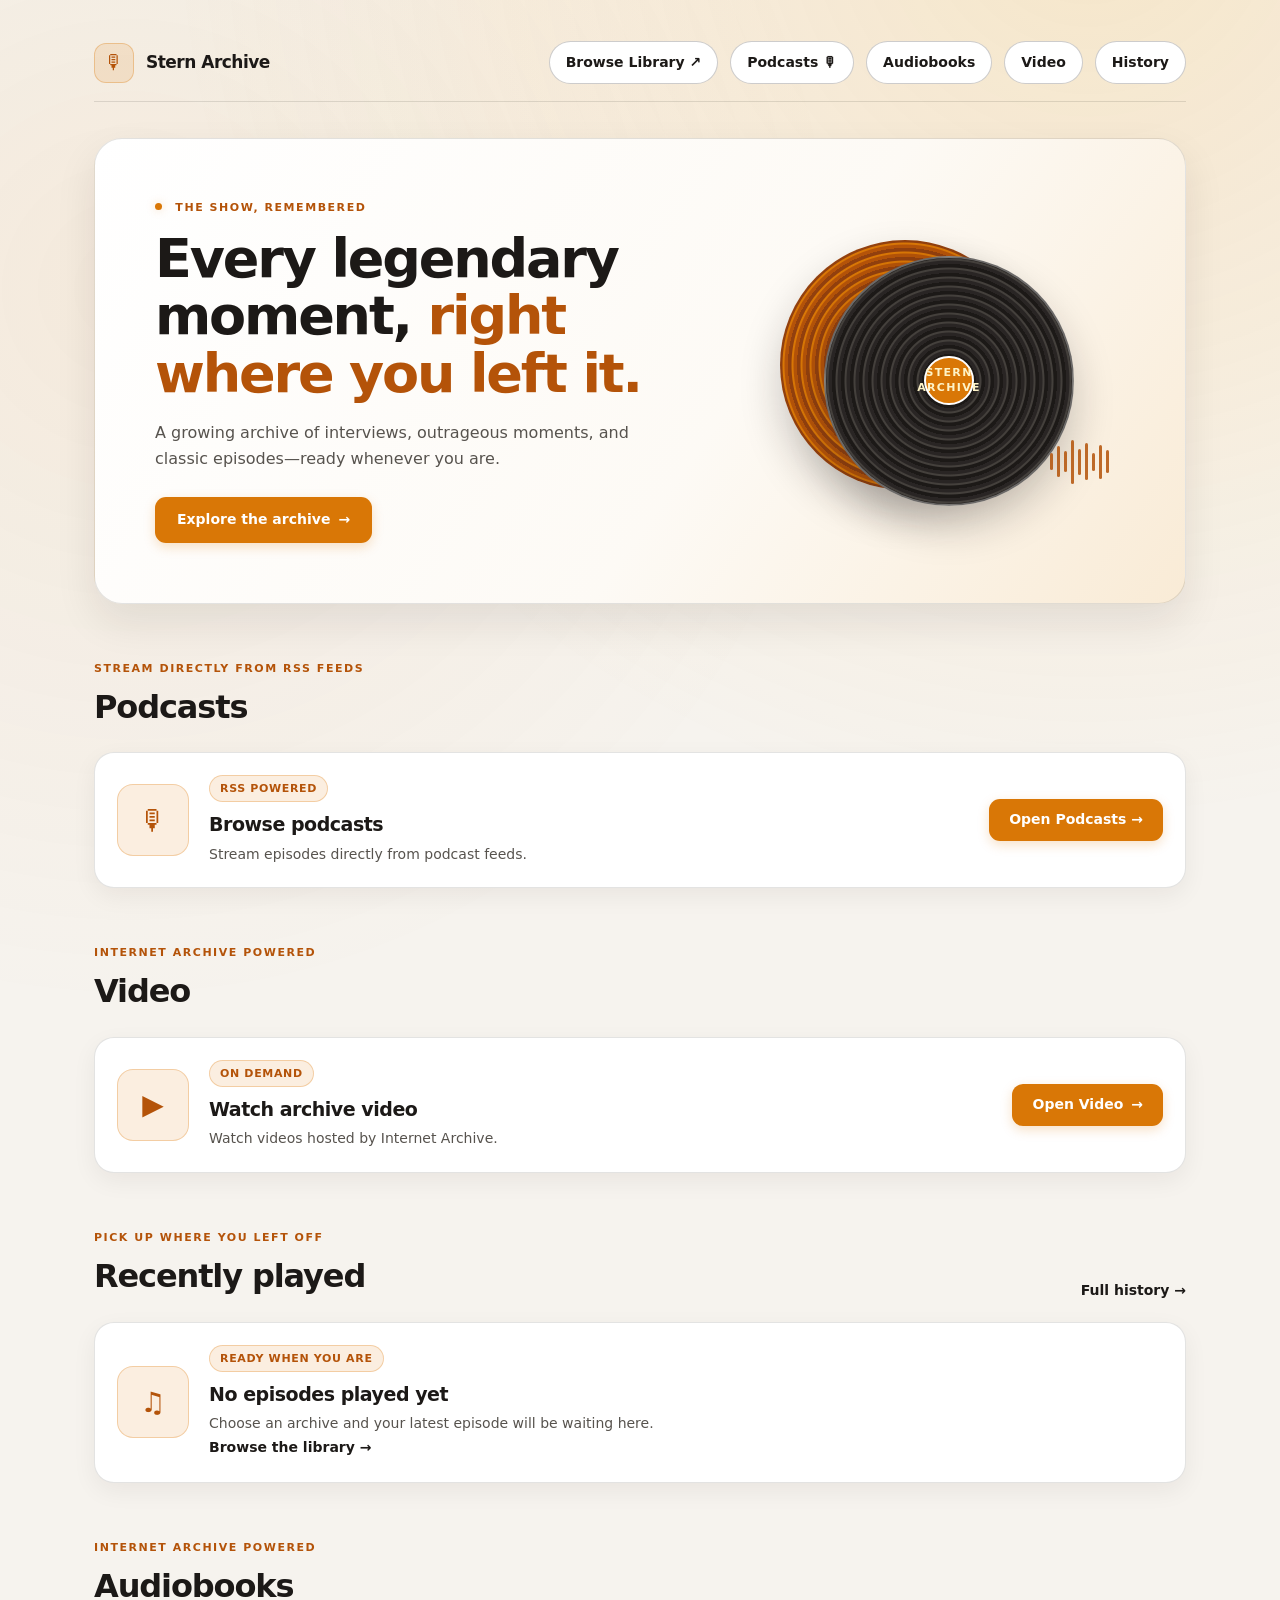
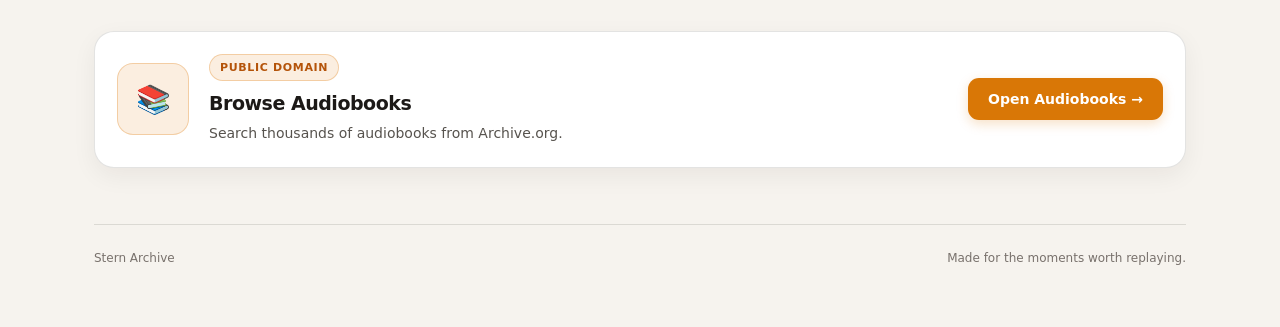
<file: index.html>
<!DOCTYPE html>
<html lang="en">
<head>
  <meta charset="UTF-8">
  <meta name="viewport" content="width=device-width, initial-scale=1.0">
  <meta name="theme-color" content="#101114">
  <link rel="manifest" href="./manifest.json">
  <link rel="icon" type="image/png" sizes="192x192" href="./icon-192.png">
  <link rel="apple-touch-icon" href="./apple-touch-icon.png">
  <title>Stern Archive</title>
  <link rel="stylesheet" href="style.css">
  <link rel="stylesheet" href="modern.css">
</head>
<body class="home-page">
  <div class="page-shell">
    <header class="topbar">
      <a class="brand-wrap" href="index.html" aria-label="Stern Archive home">
        <span class="brand-mark" aria-hidden="true">🎙</span>
        <h1>Stern Archive</h1>
      </a>
      <nav class="nav-actions" aria-label="Main navigation">

  <a class="nav-link" href="library.html">
    Browse Library
    <span aria-hidden="true">↗</span>
  </a>

  <a class="nav-link" href="podcasts.html">
    Podcasts
    <span aria-hidden="true">🎙</span>
  </a>
  <a class="nav-link" href="audiobooks.html">Audiobooks</a>
  <a class="nav-link" href="videos.html">Video</a>
  <a class="nav-link" href="history.html">History</a>

</nav>
    </header>

    <main>
      <section class="hero-panel">
        <div class="hero-copy">
          <p class="eyebrow"><span class="eyebrow-dot"></span> The show, remembered</p>
          <h2>Every legendary moment, <span>right where you left it.</span></h2>
          <p class="hero-description">A growing archive of interviews, outrageous moments, and classic episodes—ready whenever you are.</p>
          <a class="btn" href="library.html">Explore the archive <span aria-hidden="true">→</span></a>
        </div>
        <div class="hero-art" aria-hidden="true">
          <div class="vinyl vinyl-back"></div>
          <div class="vinyl vinyl-front"><span>STERN<br>ARCHIVE</span></div>
          <div class="sound-wave"><i></i><i></i><i></i><i></i><i></i><i></i><i></i><i></i><i></i></div>
        </div>
      </section>

      <section class="home-section">

  <div class="section-heading">

    <div>
      <p class="eyebrow">
        Stream directly from RSS feeds
      </p>

      <h2>
        Podcasts
      </h2>
    </div>

  </div>

  <div class="recently-played-card">

    <div class="recent-art">
      🎙
    </div>

    <div class="recent-copy">

      <span class="status-pill">
        RSS Powered
      </span>

      <h3>
        Browse podcasts
      </h3>

      <p>
        Stream episodes directly from podcast feeds.
      </p>

    </div>

    <a
      class="btn"
      href="podcasts.html">
      Open Podcasts →
    </a>

  </div>

</section>

      <section class="home-section" aria-labelledby="videoTitle">
        <div class="section-heading">
          <div>
            <p class="eyebrow">Internet Archive powered</p>
            <h2 id="videoTitle">Video</h2>
          </div>
        </div>
        <div class="recently-played-card">
          <div class="recent-art" aria-hidden="true">▶</div>
          <div class="recent-copy">
            <span class="status-pill">On demand</span>
            <h3>Watch archive video</h3>
            <p>Watch videos hosted by Internet Archive.</p>
          </div>
          <a class="btn" href="videos.html">Open Video <span aria-hidden="true">→</span></a>
        </div>
      </section>

      <section class="home-section" aria-labelledby="recentlyPlayedTitle">
        <div class="section-heading">
          <div>
            <p class="eyebrow">Pick up where you left off</p>
            <h2 id="recentlyPlayedTitle">Recently played</h2>
          </div>
          <a class="text-link" href="history.html">Full history <span aria-hidden="true">→</span></a>
        </div>
        <div id="homeNowPlaying" class="recently-played-card" aria-live="polite">
          <div class="recent-art" aria-hidden="true">♫</div>
          <div class="recent-copy"><span class="status-pill">Your listening history</span><h3>Loading your latest episode…</h3></div>
        </div>
      </section>

      <section class="home-section">

  <div class="section-heading">

    <div>
      <p class="eyebrow">
        Internet Archive powered
      </p>

      <h2>
        Audiobooks
      </h2>

    </div>

  </div>

  <div class="recently-played-card">

    <div class="recent-art">
      📚
    </div>

    <div class="recent-copy">

      <span class="status-pill">
        Public Domain
      </span>

      <h3>
        Browse Audiobooks
      </h3>

      <p>
        Search thousands of audiobooks from Archive.org.
      </p>

    </div>

    <a
      class="btn"
      href="audiobooks.html">

      Open Audiobooks →

    </a>

  </div>

</section>

      <footer class="site-footer"><span>Stern Archive</span><span>Made for the moments worth replaying.</span></footer>
    </main>
  </div>
  <script src="listening-history.js"></script>
  <script src="home.js"></script>
</body>
</html>
</file>
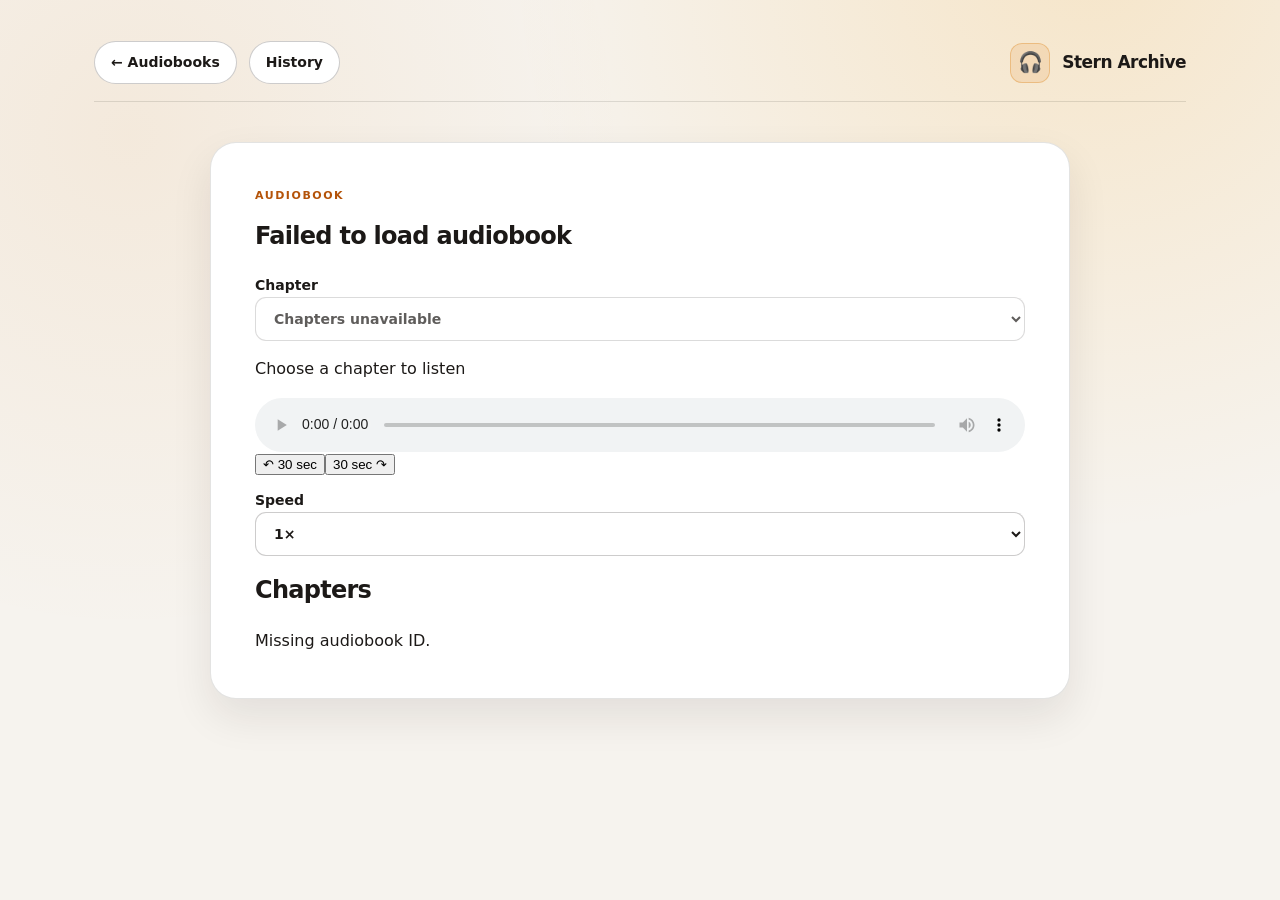
<file: audiobook-player.html>
<!DOCTYPE html>
<html lang="en">
<head>
  <meta charset="UTF-8">
  <meta name="viewport" content="width=device-width, initial-scale=1.0">
  <meta name="theme-color" content="#101114">
  <title>Audiobook player · Stern Archive</title>
  <link rel="stylesheet" href="style.css">
  <link rel="stylesheet" href="modern.css">
</head>
<body>
  <div class="page-shell">
    <header class="topbar">
      <div class="left-cluster"><a class="nav-link" href="audiobooks.html">← Audiobooks</a><a class="nav-link" href="history.html">History</a></div>
      <a class="brand-wrap compact" href="index.html"><span class="brand-mark" aria-hidden="true">🎧</span><span class="brand-name">Stern Archive</span></a>
    </header>
    <main class="player-shell">
      <section class="player-panel">
        <div class="player-heading"><p class="eyebrow">Audiobook</p><h1 id="bookTitle">Loading…</h1><p id="bookAuthor" class="now-playing"></p></div>
        <div class="player-container sticky-player">
          <label class="chapter-selector" for="chapterSelect">
            <span>Chapter</span>
            <select id="chapterSelect" disabled><option value="">Loading chapters…</option></select>
          </label>
          <p id="bookNowPlaying" class="sticky-player-title">Choose a chapter to listen</p>
          <audio id="audioPlayer" controls preload="metadata" playsinline aria-label="Audiobook audio player"></audio>
        </div>
        <div class="book-header">
          <img id="bookCover" class="book-cover" alt="Book cover" hidden>
          <p id="bookDescription" class="book-description"></p>
        </div>
        <h2 class="list-heading">Chapters</h2>
        <div id="chapters" class="chapter-list"></div>
      </section>
    </main>
  </div>
  <script src="listening-history.js"></script>
  <script src="audiobook-player.js"></script>
  <script src="playback-recovery.js"></script>
</body>
</html>
</file>
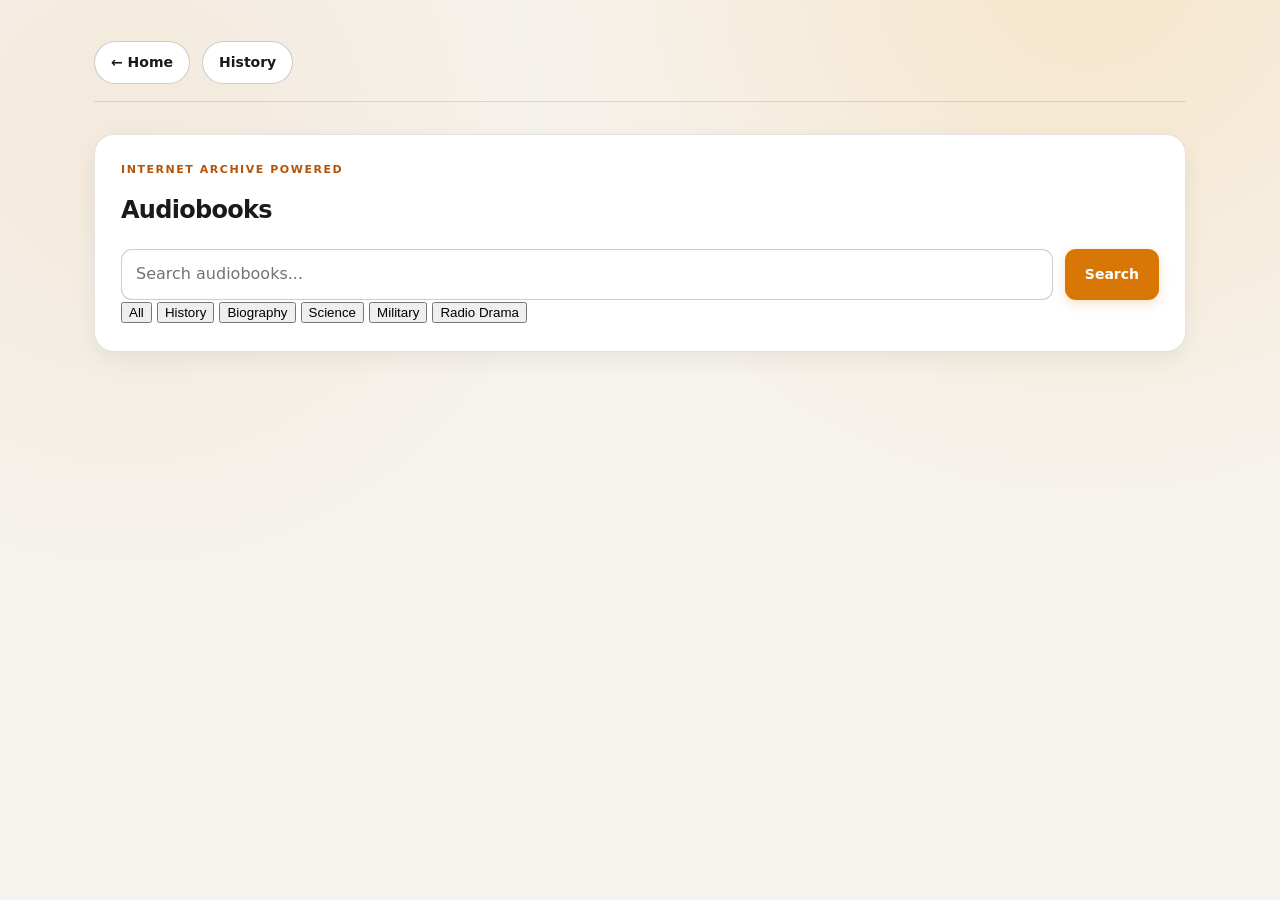
<file: audiobooks.html>
<!DOCTYPE html>
<html lang="en">
<head>
<meta charset="UTF-8">
<meta name="viewport" content="width=device-width, initial-scale=1.0">

<title>Audiobooks</title>

<link rel="stylesheet" href="style.css">
<link rel="stylesheet" href="modern.css">

</head>

<body>

<div class="page-shell">

<header class="topbar">

    <div class="nav-actions">

        <a class="nav-link" href="index.html">
            ← Home
        </a>
        <a class="nav-link" href="history.html">History</a>

    </div>

</header>

<section class="toolbar">
<div class="toolbar-intro"><p class="eyebrow">Internet Archive powered</p><h1>Audiobooks</h1></div>

<div class="toolbar-row">

    <input
        id="searchBox"
        type="text"
        placeholder="Search audiobooks...">

    <button
        id="searchBtn"
        class="primary-btn">

        Search

    </button>

</div>

<div class="category-bar">

    <button
        class="category-btn active"
        data-query="audio_bookspoetry">

        All

    </button>

    <button
        class="category-btn"
        data-query="history">

        History

    </button>

    <button
        class="category-btn"
        data-query="biography">

        Biography

    </button>

    <button
        class="category-btn"
        data-query="science">

        Science

    </button>

    <button
        class="category-btn"
        data-query="military">

        Military

    </button>

    <button
        class="category-btn"
        data-query="oldtimeradio">

        Radio Drama

    </button>

</div>
</section>

<div
    id="results"
    class="library-grid">

</div>

</div>

<script src="audiobooks.js"></script>

</body>
</html>
</file>
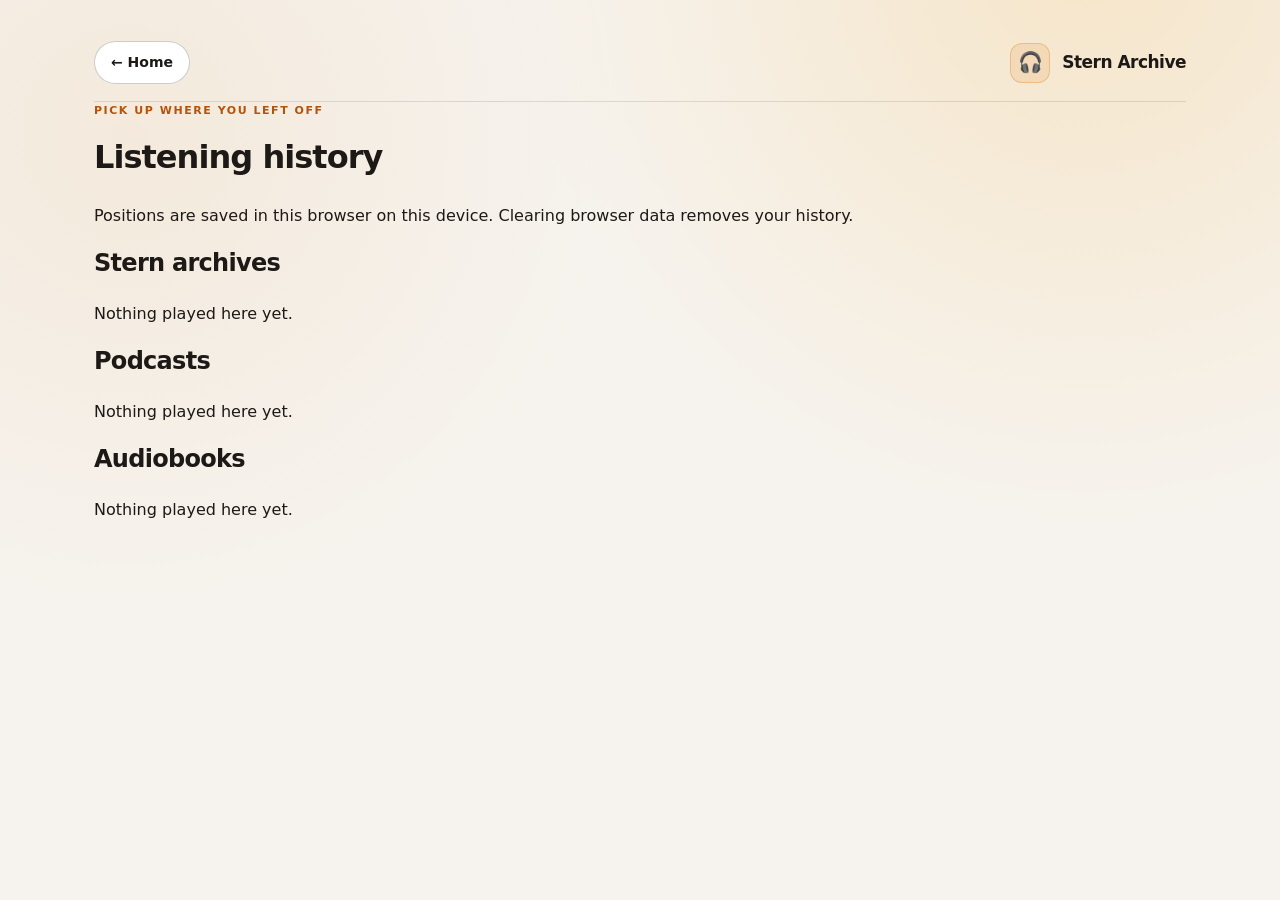
<file: history.html>
<!DOCTYPE html>
<html lang="en">
<head>
  <meta charset="UTF-8">
  <meta name="viewport" content="width=device-width, initial-scale=1.0">
  <meta name="theme-color" content="#101114">
  <title>Listening history · Stern Archive</title>
  <link rel="stylesheet" href="style.css">
  <link rel="stylesheet" href="modern.css">
</head>
<body>
  <div class="page-shell">
    <header class="topbar">
      <a class="nav-link secondary" href="index.html">← Home</a>
      <a class="brand-wrap compact" href="index.html"><span class="brand-mark" aria-hidden="true">🎧</span><span class="brand-name">Stern Archive</span></a>
    </header>
    <main>
      <div class="history-intro">
        <p class="eyebrow">Pick up where you left off</p>
        <h1>Listening history</h1>
        <p>Positions are saved in this browser on this device. Clearing browser data removes your history.</p>
        <p id="historyError" class="playback-status" role="status"></p>
      </div>
      <section class="history-section" aria-labelledby="archiveHeading">
        <h2 id="archiveHeading">Stern archives</h2>
        <div id="archiveHistory" class="history-list"></div>
      </section>
      <section class="history-section" aria-labelledby="podcastHeading">
        <h2 id="podcastHeading">Podcasts</h2>
        <div id="podcastHistory" class="history-list"></div>
      </section>
      <section class="history-section" aria-labelledby="audiobookHeading">
        <h2 id="audiobookHeading">Audiobooks</h2>
        <div id="audiobookHistory" class="history-list"></div>
      </section>
    </main>
  </div>
  <script src="listening-history.js"></script>
  <script src="history.js"></script>
</body>
</html>
</file>
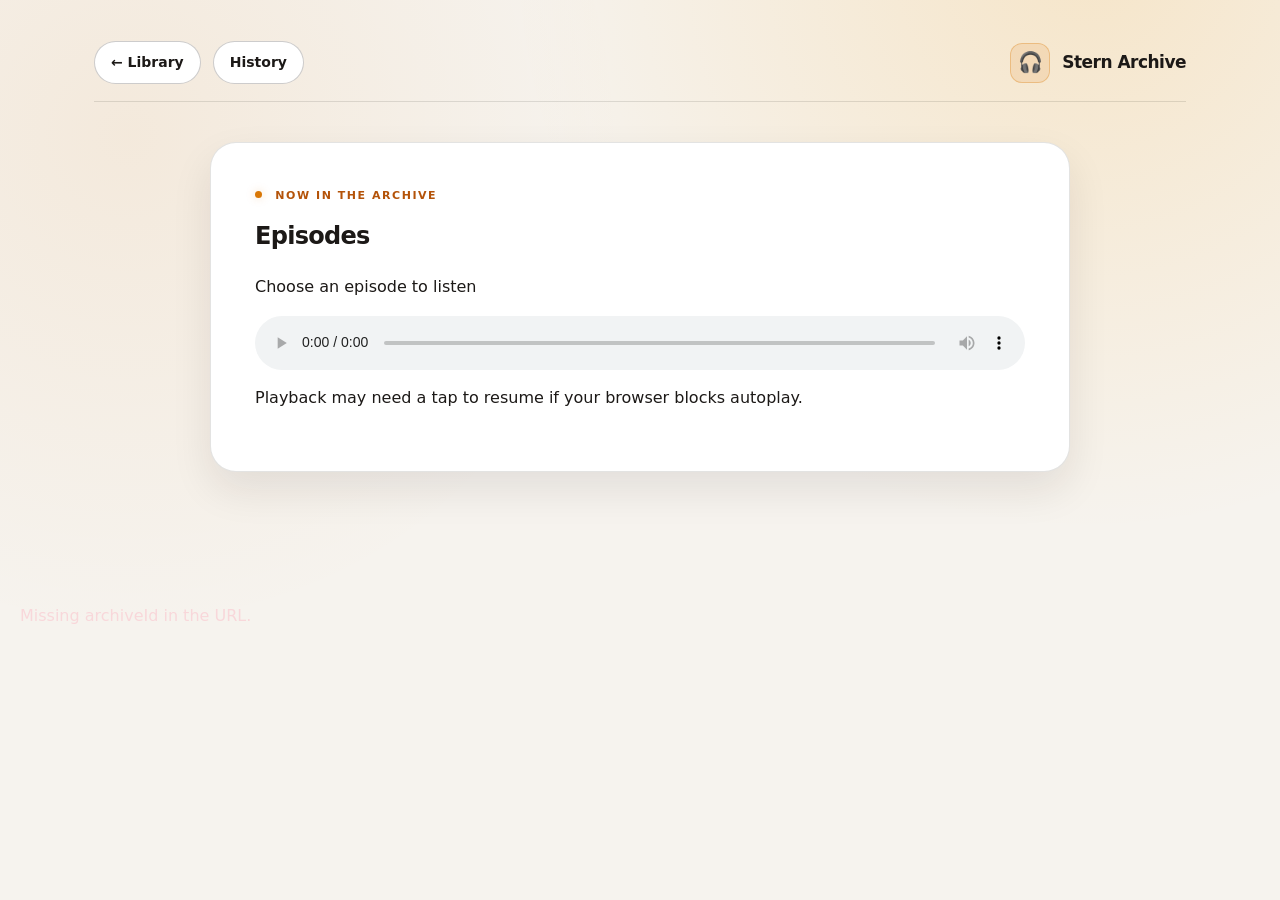
<file: player.html>
<!DOCTYPE html>
<html lang="en">
<head>
  <meta charset="UTF-8">
  <meta name="viewport" content="width=device-width, initial-scale=1.0">
  <meta name="theme-color" content="#101114">
  <title>Player · Stern Archive</title>
  <link rel="stylesheet" href="style.css">
  <link rel="stylesheet" href="modern.css">
</head>
<body class="player-page">
  <div class="page-shell">
    <header class="topbar player-topbar">
      <div class="left-cluster">
        <a class="nav-link secondary" href="library.html">← Library</a>
        <a class="nav-link secondary" href="history.html">History</a>
      </div>
      <a class="brand-wrap compact" href="index.html" aria-label="Stern Archive home">
        <span class="brand-mark" aria-hidden="true">🎧</span>
        <span class="brand-name">Stern Archive</span>
      </a>
    </header>

    <main class="player-shell">
      <section class="player-panel">
        <div class="player-heading">
          <p class="eyebrow"><span class="eyebrow-dot"></span> Now in the archive</p>
          <h1 id="title">Loading archive…</h1>
        </div>
        <div class="player-container sticky-player">
          <p id="nowPlaying" class="sticky-player-title">Choose an episode to listen</p>
          <audio id="audioPlayer" controls preload="metadata" playsinline aria-label="Episode audio player"></audio>
          <p class="player-hint">Playback may need a tap to resume if your browser blocks autoplay.</p>
        </div>
        <div id="archiveEpisodes"></div>
      </section>
    </main>
  </div>
  <script src="listening-history.js"></script>
  <script src="player.js"></script>
  <script src="playback-recovery.js"></script>
</body>
</html>
</file>
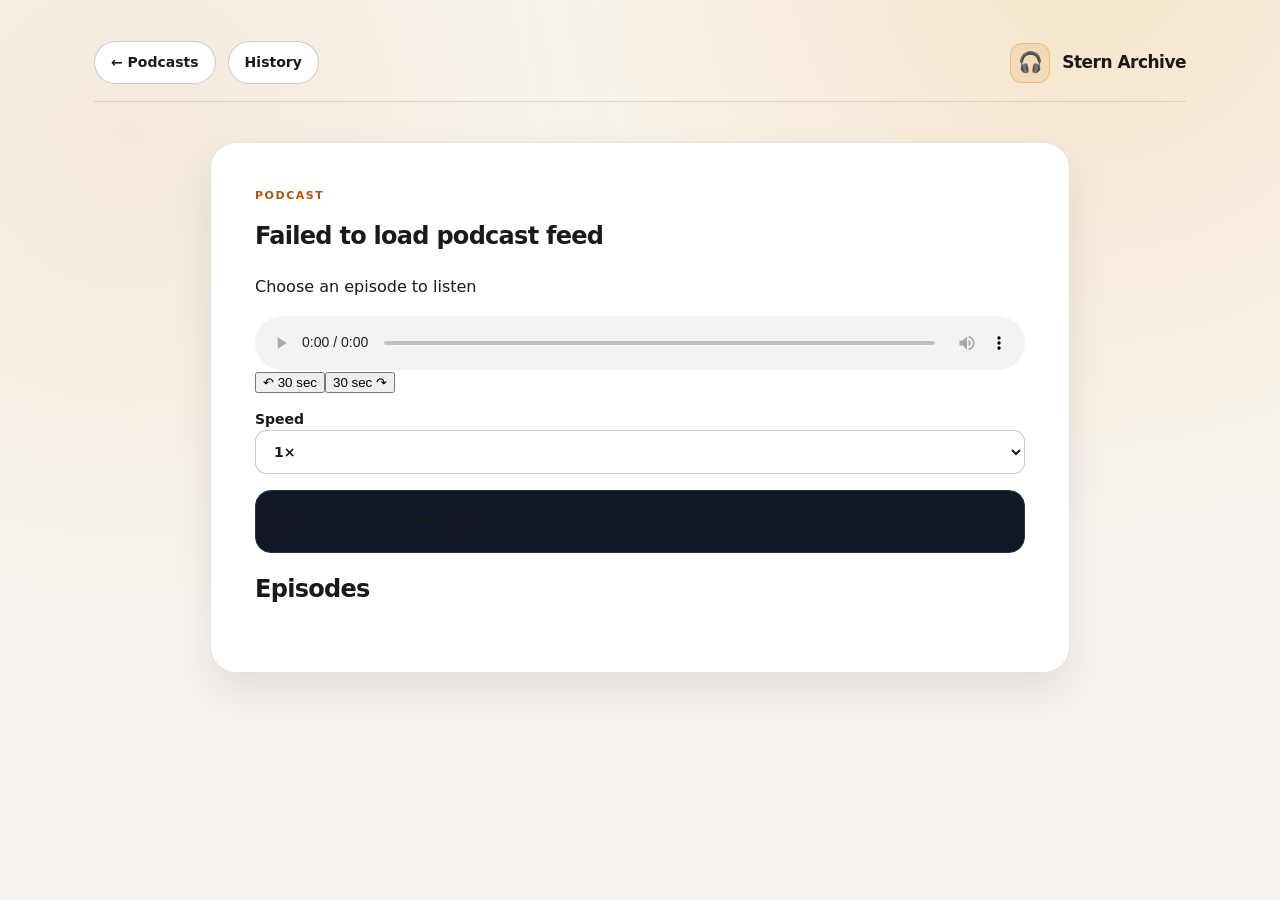
<file: podcast-player.html>
<!DOCTYPE html>
<html lang="en">
<head>
  <meta charset="UTF-8">
  <meta name="viewport" content="width=device-width, initial-scale=1.0">
  <meta name="theme-color" content="#101114">
  <title>Podcast player · Stern Archive</title>
  <link rel="stylesheet" href="style.css">
  <link rel="stylesheet" href="modern.css">
</head>
<body>
  <div class="page-shell">
    <header class="topbar">
      <div class="left-cluster"><a class="nav-link" href="podcasts.html">← Podcasts</a><a class="nav-link" href="history.html">History</a></div>
      <a class="brand-wrap compact" href="index.html"><span class="brand-mark" aria-hidden="true">🎧</span><span class="brand-name">Stern Archive</span></a>
    </header>
    <main class="player-shell">
      <section class="player-panel">
        <div class="player-heading">
          <p class="eyebrow">Podcast</p>
          <h1 id="podcastTitle">Loading podcast…</h1>
          <p id="episodeCount" class="now-playing"></p>
        </div>
        <div class="player-container sticky-player">
          <p id="podcastNowPlaying" class="sticky-player-title">Choose an episode to listen</p>
          <audio id="audioPlayer" controls preload="metadata" playsinline aria-label="Podcast audio player"></audio>
        </div>
        <div id="episodeDetails" class="episode-details"></div>
        <h2 class="list-heading">Episodes</h2>
        <div id="episodes" class="episodes"></div>
      </section>
    </main>
  </div>
  <script src="listening-history.js"></script>
  <script src="podcast-player.js?v=3"></script>
  <script src="playback-recovery.js"></script>
</body>
</html>
</file>
<file: style.css>
:root{

  --bg:#0b0f16;

  --card:#111827;
  --card-hover:#182233;

  --border:#243244;

  --text:#f3f4f6;
  --muted:#9ca3af;

  --accent:#00d084;
  --accent-dark:#00b673;

  --blue:#4da6ff;

  --danger:#dc2626;

  --radius:16px;
}

*{
  box-sizing:border-box;
}

html,
body{
  margin:0;
  padding:0;

  background:var(--bg);
  color:var(--text);

  font-family:
    Segoe UI,
    Arial,
    sans-serif;
}

body{
  min-height:100vh;
}

.page-shell{
  max-width:1400px;
  margin:auto;
  padding:24px;
}

h1,
h2,
h3{
  margin-top:0;
}

h1{
  color:var(--accent);
}

a{
  text-decoration:none;
}

input,
select{

  width:100%;

  background:#111827;

  color:white;

  border:1px solid var(--border);

  border-radius:12px;

  padding:12px;
}

audio{
  width:100%;
}

/* BUTTONS */

.btn,
.primary-btn,
.nav-btn{

  display:inline-flex;
  align-items:center;
  justify-content:center;

  padding:10px 16px;

  border:none;
  border-radius:12px;

  cursor:pointer;

  font-weight:600;

  background:var(--accent);
  color:#032217;
}

.btn:hover,
.primary-btn:hover,
.nav-btn:hover{

  filter:brightness(1.08);
}

/* CARDS */

.card,
.player-card,
.book-card{

  background:var(--card);

  border:1px solid var(--border);

  border-radius:var(--radius);

  padding:18px;

  box-shadow:
    0 4px 16px rgba(
      0,
      0,
      0,
      .25
    );
}

.card:hover{

  background:var(--card-hover);

  transition:0.15s;
}

/* LIBRARY */

#library{

  display:grid;

  grid-template-columns:
    repeat(
      auto-fill,
      minmax(320px,1fr)
    );

  gap:20px;
}

/* PODCASTS */

#episodes{

  display:flex;
  flex-direction:column;

  gap:12px;
}

.episode-button{

  width:100%;

  text-align:left;

  background:#111827;

  border:1px solid var(--border);

  border-radius:14px;

  padding:16px;

  color:white;

  cursor:pointer;

  transition:.15s;
}

.episode-button:hover{

  background:#1d2a3b;
}

.episode-title{

  font-size:1rem;

  font-weight:700;

  margin-bottom:8px;
}

.episode-date{

  color:var(--blue);

  font-size:.9rem;

  margin-bottom:8px;
}

.episode-description{

  color:var(--muted);

  line-height:1.5;
}

.episode-details{

  background:#101827;

  border:1px solid var(--border);

  border-radius:16px;

  padding:18px;

  margin-bottom:18px;
}

.playing{

  border:2px solid var(--blue) !important;

  background:#1f2f47 !important;
}

/* AUDIOBOOKS */

.chapter-list{

  display:flex;
  flex-direction:column;

  gap:8px;
}

.chapter-btn{

  width:100%;

  background:#111827;

  border:1px solid var(--border);

  color:white;

  border-radius:12px;

  padding:12px;

  text-align:left;

  cursor:pointer;
}

.chapter-btn:hover{

  background:#1d2a3b;
}

.chapter-duration{

  display:block;

  margin-top:6px;

  color:var(--blue);

  font-size:.85rem;
}

.audiobook-cover{

  width:160px;

  border-radius:14px;

  margin-bottom:18px;
}

/* HISTORY */

.history-card{

  background:#111827;

  border:1px solid var(--border);

  border-radius:14px;

  padding:16px;

  margin-bottom:12px;
}

/* STERN */

.month-group{

  border-radius:14px;

  border:1px solid var(--border);

  overflow:hidden;

  background:#111827;
}

.month-summary{

  list-style:none;

  padding:14px;

  cursor:pointer;

  display:flex;

  justify-content:space-between;

  align-items:center;
}

.month-count{

  background:var(--accent);

  color:black;

  font-weight:bold;

  border-radius:999px;

  padding:4px 10px;
}

.month-list{

  display:grid;

  gap:8px;

  padding:12px;
}

.segment-jump{

  width:100%;

  background:none;

  border:none;

  text-align:left;

  color:var(--blue);

  padding:5px 0;

  cursor:pointer;
}

.segment-jump:hover{

  text-decoration:underline;
}

/* ADMIN */

.card-actions{

  display:flex;

  gap:10px;

  margin-top:12px;

  flex-wrap:wrap;
}

.delete-btn,
.delete-archive-btn{

  background:var(--danger);

  color:white;

  border:none;

  border-radius:10px;

  padding:10px 14px;

  cursor:pointer;
}

.delete-btn:hover,
.delete-archive-btn:hover{

  background:#b91c1c;
}

/* RESPONSIVE */

@media(max-width:768px){

  .page-shell{
    padding:16px;
  }

  #library{

    grid-template-columns:
      1fr;
  }

  .audiobook-cover{

    width:120px;
  }

}
</file>
<file: modern.css>
/* ================================
   Stern Archive – Bright Warm Theme
   Warm amber accent • Crisp daylight archive aesthetic
   ================================ */

:root {
  color-scheme: light;

  /* Core colors */
  --bg: #f6f3ee;
  --bg-elevated: #ffffff;
  --surface: #ffffff;
  --surface-raised: #fdfbf7;
  --surface-tint: #f1ece3;
  --line: rgba(28, 25, 23, 0.12);
  --line-strong: rgba(28, 25, 23, 0.22);

  /* Text */
  --ink: #1c1917;
  --muted: #57534e;
  --muted-2: #78716c;

  /* Accent – rich warm amber/gold */
  --accent: #d97706;
  --accent-hover: #b45309;
  --accent-bright: #f59e0b;
  --accent-dim: rgba(217, 119, 6, 0.12);
  --accent-glow: rgba(217, 119, 6, 0.28);

  /* Functional */
  --danger: #b91c1c;
  --danger-bg: rgba(185, 28, 28, 0.08);
  --danger-line: rgba(185, 28, 28, 0.28);
  --radius: 16px;
  --radius-sm: 11px;
  --radius-lg: 22px;
  --shadow: 0 8px 24px rgba(28, 25, 23, 0.06);
  --shadow-lg: 0 18px 42px rgba(28, 25, 23, 0.09);
}

/* ===== Base ===== */
*,
*::before,
*::after {
  box-sizing: border-box;
}

html {
  min-height: 100%;
  background: var(--bg);
  scroll-behavior: smooth;
}

body {
  min-height: 100vh;
  margin: 0;
  padding: 0;
  color: var(--ink);
  font-family: Inter, ui-sans-serif, system-ui, -apple-system, BlinkMacSystemFont, "Segoe UI", sans-serif;
  background:
    radial-gradient(circle at 85% -5%, rgba(245, 158, 11, 0.16), transparent 40%),
    radial-gradient(circle at 10% 15%, rgba(217, 119, 6, 0.08), transparent 36%),
    var(--bg);
  line-height: 1.55;
  -webkit-font-smoothing: antialiased;
}

.page-shell {
  width: min(1140px, calc(100% - 48px));
  margin: 0 auto;
}

/* ===== Typography ===== */
h1, h2, h3, h4 {
  margin-top: 0;
  font-weight: 700;
  letter-spacing: -0.03em;
  color: var(--ink);
}

a {
  color: var(--accent-hover);
  text-decoration: none;
  transition: color 0.18s ease;
}

a:hover {
  color: var(--accent);
}

/* ===== Topbar ===== */
.topbar {
  min-height: 78px;
  padding: 0;
  display: flex;
  align-items: center;
  justify-content: space-between;
  border-bottom: 1px solid var(--line);
}

.brand-wrap {
  display: inline-flex;
  align-items: center;
  gap: 12px;
  color: var(--ink);
  text-decoration: none;
}

.brand-wrap h1,
.brand-name {
  margin: 0;
  font-size: 17px;
  font-weight: 750;
  letter-spacing: -0.03em;
}

.brand-mark {
  display: grid;
  width: 40px;
  height: 40px;
  place-items: center;
  border: 1px solid rgba(217, 119, 6, 0.3);
  border-radius: 12px;
  background: var(--accent-dim);
  color: var(--accent-hover);
  font-size: 20px;
}

.nav-actions,
.left-cluster {
  display: flex;
  align-items: center;
  gap: 12px;
}

.nav-link,
.text-link {
  color: var(--ink);
  text-decoration: none;
  font-size: 14px;
  font-weight: 650;
  transition: color 0.18s ease, background 0.18s ease, border-color 0.18s ease;
}

.nav-link {
  padding: 10px 16px;
  border: 1px solid var(--line-strong);
  border-radius: 999px;
  background: var(--surface);
}

.nav-link:hover,
.text-link:hover {
  color: var(--accent-hover);
  border-color: rgba(217, 119, 6, 0.45);
  background: var(--accent-dim);
}

/* ===== Hero ===== */
.hero-panel {
  position: relative;
  display: grid;
  grid-template-columns: 1.15fr 0.85fr;
  align-items: center;
  gap: 48px;
  min-height: 360px;
  margin: 36px 0 56px;
  padding: clamp(32px, 5.5vw, 60px);
  overflow: hidden;
  border: 1px solid var(--line);
  border-radius: 28px;
  background: linear-gradient(125deg,
    #ffffff 0%,
    #fdfaf5 58%,
    #f9ebd6 100%);
  box-shadow: var(--shadow-lg);
}

.hero-copy {
  position: relative;
  z-index: 1;
  max-width: 580px;
}

.eyebrow {
  margin: 0 0 14px;
  color: var(--accent-hover);
  font-size: 11px;
  font-weight: 800;
  letter-spacing: 0.14em;
  text-transform: uppercase;
}

.eyebrow-dot,
.status-dot {
  display: inline-block;
  width: 7px;
  height: 7px;
  margin-right: 8px;
  border-radius: 50%;
  background: var(--accent);
  box-shadow: 0 0 10px var(--accent-glow);
  vertical-align: 1px;
}

.hero-copy h2 {
  max-width: 600px;
  margin: 0;
  font-size: clamp(34px, 5vw, 54px);
  line-height: 1.06;
  letter-spacing: -0.04em;
}

.hero-copy h2 span {
  color: var(--accent-hover);
}

.hero-description {
  max-width: 480px;
  margin: 18px 0 0;
  color: var(--muted);
  font-size: 16px;
  line-height: 1.65;
}

/* ===== Buttons ===== */
.btn,
.primary-btn {
  display: inline-flex;
  align-items: center;
  justify-content: center;
  gap: 8px;
  min-height: 42px;
  padding: 0 20px;
  border: 0;
  border-radius: 11px;
  background: var(--accent);
  color: #ffffff;
  text-decoration: none;
  font: inherit;
  font-size: 14px;
  font-weight: 700;
  cursor: pointer;
  box-shadow: 0 4px 12px rgba(217, 119, 6, 0.22);
  transition: transform 0.16s ease, background 0.16s ease, box-shadow 0.16s ease;
}

.hero-copy .btn,
.hero-copy .primary-btn {
  margin-top: 24px;
  min-height: 46px;
  padding: 0 22px;
}

.btn:hover,
.primary-btn:hover {
  transform: translateY(-1px);
  background: var(--accent-hover);
  box-shadow: 0 8px 20px rgba(180, 83, 9, 0.28);
}

.btn:active,
.primary-btn:active {
  transform: translateY(0);
}

/* ===== Hero art (vinyl) ===== */
.hero-art {
  position: relative;
  display: grid;
  min-height: 250px;
  place-items: center;
}

.vinyl {
  position: absolute;
  width: clamp(180px, 22vw, 250px);
  aspect-ratio: 1;
  border-radius: 50%;
  background: repeating-radial-gradient(circle, #292524 0 3px, #44403c 4px 5px, #1c1917 6px 9px);
  box-shadow: 0 20px 40px rgba(28, 25, 23, 0.22);
}

.vinyl-back {
  transform: translate(-24px, -6px);
  background: repeating-radial-gradient(circle, #b45309 0 3px, #d97706 4px 5px, #92400e 6px 9px);
}

.vinyl-front {
  display: grid;
  place-items: center;
  transform: translate(20px, 10px);
  border: 2px solid rgba(255, 255, 255, 0.35);
}

.vinyl-front::after {
  position: absolute;
  width: 20%;
  aspect-ratio: 1;
  border: 2px solid #ffffff;
  border-radius: 50%;
  background: var(--accent);
  content: "";
}

.vinyl-front span {
  z-index: 1;
  color: #fef3c7;
  font-size: 11px;
  font-weight: 800;
  line-height: 1.35;
  letter-spacing: 0.12em;
  text-align: center;
}

.sound-wave {
  position: absolute;
  right: 4%;
  bottom: 4%;
  display: flex;
  align-items: center;
  gap: 4px;
  height: 48px;
  opacity: 0.85;
}

.sound-wave i,
.mini-wave i {
  display: block;
  width: 3px;
  border-radius: 4px;
  background: var(--accent-hover);
  animation: wave 1s ease-in-out infinite alternate;
}

.sound-wave i:nth-child(3n),
.mini-wave i:nth-child(3n) { animation-delay: 0.3s; }
.sound-wave i:nth-child(2n),
.mini-wave i:nth-child(2n) { animation-delay: 0.55s; }

.sound-wave i:nth-child(1) { height: 35%; }
.sound-wave i:nth-child(2) { height: 65%; }
.sound-wave i:nth-child(3) { height: 44%; }
.sound-wave i:nth-child(4) { height: 92%; }
.sound-wave i:nth-child(5) { height: 55%; }
.sound-wave i:nth-child(6) { height: 78%; }
.sound-wave i:nth-child(7) { height: 38%; }
.sound-wave i:nth-child(8) { height: 70%; }
.sound-wave i:nth-child(9) { height: 48%; }

@keyframes wave {
  to { transform: scaleY(0.45); opacity: 0.6; }
}

/* ===== Sections ===== */
.home-section {
  margin: 0 0 56px;
}

.section-heading {
  display: flex;
  align-items: end;
  justify-content: space-between;
  gap: 20px;
  margin-bottom: 20px;
}

.section-heading .eyebrow {
  margin-bottom: 6px;
}

.section-heading h2,
.toolbar-intro h2 {
  margin: 0;
  font-size: clamp(24px, 3vw, 32px);
  letter-spacing: -0.035em;
}

/* ===== Recently played ===== */
.recently-played-card {
  display: flex;
  align-items: center;
  gap: 20px;
  min-height: 112px;
  padding: 22px;
  border: 1px solid var(--line);
  border-radius: 20px;
  background: var(--surface);
  box-shadow: var(--shadow);
  transition: border-color 0.2s ease;
}

.recently-played-card:hover {
  border-color: var(--line-strong);
}

.recent-art {
  display: grid;
  flex: 0 0 72px;
  width: 72px;
  height: 72px;
  place-items: center;
  border: 1px solid rgba(217, 119, 6, 0.28);
  border-radius: 16px;
  background: var(--accent-dim);
  color: var(--accent-hover);
  font-size: 28px;
}

.recent-copy {
  flex: 1;
  min-width: 0;
}

.recent-copy h3 {
  margin: 8px 0 4px;
  overflow: hidden;
  font-size: 19px;
  letter-spacing: -0.025em;
  text-overflow: ellipsis;
  white-space: nowrap;
}

.recent-copy p {
  margin: 0;
  color: var(--muted);
  font-size: 14px;
}

.status-pill {
  display: inline-flex;
  align-items: center;
  padding: 4px 10px;
  border: 1px solid rgba(217, 119, 6, 0.28);
  border-radius: 999px;
  background: var(--accent-dim);
  color: var(--accent-hover);
  font-size: 11px;
  font-weight: 800;
  letter-spacing: 0.06em;
  text-transform: uppercase;
}

.resume-link {
  display: inline-flex;
  align-items: center;
  gap: 10px;
  padding: 11px 16px;
  border-radius: 11px;
  background: var(--accent);
  color: #ffffff;
  font-size: 13px;
  font-weight: 700;
  text-decoration: none;
  white-space: nowrap;
  transition: background 0.18s ease;
}

.resume-link:hover {
  background: var(--accent-hover);
}

/* ===== Cards, Panels & Library ===== */
.library-grid,
#library {
  display: grid;
  grid-template-columns: repeat(auto-fill, minmax(240px, 1fr));
  gap: 18px;
  padding: 0 0 48px;
}

.library-card,
.card {
  padding: 24px;
  border: 1px solid var(--line);
  border-radius: 18px;
  background: var(--surface);
  box-shadow: var(--shadow);
  transition: transform 0.2s ease, border-color 0.2s ease, box-shadow 0.2s ease;
}

.library-card:hover,
.card:hover {
  transform: translateY(-2px);
  border-color: var(--line-strong);
  box-shadow: var(--shadow-lg);
}

.library-card h3 {
  margin: 14px 0 8px;
  font-size: 18px;
}

.library-card p {
  color: var(--muted);
  font-size: 14px;
  line-height: 1.55;
}

/* ===== Toolbar / Forms / Collapsible Add Archive ===== */
.toolbar {
  margin: 32px 0 28px;
  padding: 26px;
  border: 1px solid var(--line);
  border-radius: 20px;
  background: var(--surface);
  box-shadow: var(--shadow);
}

.toolbar-intro {
  margin-bottom: 20px;
}

.toolbar-row {
  display: flex;
  gap: 12px;
}

.add-archive-details {
  border: 1px solid var(--line);
  border-radius: 18px;
  background: var(--surface);
  box-shadow: var(--shadow);
}

.add-archive-summary {
  display: flex;
  align-items: center;
  justify-content: space-between;
  gap: 14px;
  padding: 18px 22px;
  font-size: 16px;
  font-weight: 750;
  color: var(--ink);
  background: var(--surface-raised);
  cursor: pointer;
  list-style: none;
  user-select: none;
  transition: background 0.16s ease, color 0.16s ease;
}

.add-archive-summary:hover {
  background: var(--surface-tint);
  color: var(--accent-hover);
}

.add-archive-summary::-webkit-details-marker {
  display: none;
}

.add-archive-summary::after,
summary.collapsible-trigger::after {
  content: "▾";
  display: inline-grid;
  place-items: center;
  width: 28px;
  height: 28px;
  border-radius: 8px;
  background: var(--accent-dim);
  color: var(--accent-hover);
  font-size: 13px;
  transition: transform 0.2s ease, background 0.16s ease;
}

details[open] > .add-archive-summary::after,
details[open] > summary.collapsible-trigger::after {
  transform: rotate(180deg);
}

.add-archive-body,
.collapsible-body {
  padding: 20px 22px 24px;
  border-top: 1px solid var(--line);
}

.collapsible-panel[hidden] > .collapsible-body,
.collapsible-panel:not([data-open="true"]):not(.is-open) > .collapsible-body {
  display: none;
}

.collapsible-toggle {
  display: inline-flex;
  align-items: center;
  justify-content: space-between;
  gap: 10px;
}

label {
  display: block;
  margin-top: 14px;
  margin-bottom: 6px;
  color: var(--ink);
  font-size: 14px;
  font-weight: 650;
}

input,
select,
textarea {
  box-sizing: border-box;
  width: 100%;
  min-width: 0;
  padding: 12px 14px;
  border: 1px solid var(--line-strong);
  border-radius: 11px;
  outline: none;
  background: #ffffff;
  color: var(--ink);
  font: inherit;
  transition: border-color 0.18s ease, box-shadow 0.18s ease;
}

input::placeholder,
textarea::placeholder {
  color: var(--muted-2);
}

input:focus,
select:focus,
textarea:focus {
  border-color: var(--accent);
  box-shadow: 0 0 0 3px var(--accent-dim);
}

.toolbar-row .primary-btn {
  flex: 0 0 auto;
  margin: 0;
}

/* ===== Episode / Category Groups ===== */
.episode-list {
  display: grid;
  gap: 11px;
  margin-top: 18px;
}

.episode-card,
.episode-button {
  width: 100%;
  padding: 15px 16px;
  border: 1px solid var(--line);
  border-radius: 12px;
  background: var(--surface-raised);
  color: var(--ink);
  cursor: pointer;
  text-align: left;
  font: inherit;
  transition: background 0.18s ease, border-color 0.18s ease;
}

.episode-card:hover,
.episode-button:hover {
  background: var(--surface-tint);
  border-color: rgba(217, 119, 6, 0.35);
}

.month-group,
details:not(.add-archive-details) {
  overflow: hidden;
  border: 1px solid var(--line);
  border-radius: 14px;
  background: var(--surface);
  box-shadow: 0 4px 14px rgba(28, 25, 23, 0.04);
}

.month-summary,
summary:not(.add-archive-summary) {
  display: flex;
  align-items: center;
  justify-content: space-between;
  gap: 12px;
  padding: 14px 16px;
  background: var(--surface-raised);
  color: var(--ink);
  cursor: pointer;
  font-weight: 700;
  list-style: none;
  transition: background 0.15s ease;
}

.month-summary:hover,
summary:not(.add-archive-summary):hover {
  background: var(--surface-tint);
}

.month-summary::-webkit-details-marker,
summary::-webkit-details-marker {
  display: none;
}

.month-count {
  min-width: 28px;
  padding: 4px 10px;
  border-radius: 999px;
  background: var(--accent-dim);
  color: var(--accent-hover);
  font-size: 11px;
  font-weight: 800;
  letter-spacing: 0.04em;
  text-align: center;
}

.month-list {
  display: grid;
  gap: 8px;
  padding: 10px 14px 14px;
}

.segment-jump {
  display: block;
  width: 100%;
  padding: 8px 6px;
  border: 0;
  background: none;
  color: var(--accent-hover);
  cursor: pointer;
  text-align: left;
  font-weight: 600;
  border-radius: 6px;
  transition: background 0.15s ease;
}

.segment-jump:hover {
  background: var(--accent-dim);
}

/* ===== Player ===== */
.player-shell {
  width: min(860px, 100%);
  margin: 40px auto 72px;
}

.player-panel {
  padding: clamp(28px, 5vw, 44px);
  border: 1px solid var(--line);
  border-radius: 26px;
  background: var(--surface);
  box-shadow: var(--shadow-lg);
}

audio,
video {
  display: block;
  width: 100%;
  min-height: 52px;
  accent-color: var(--accent);
  border-radius: 10px;
}

/* ===== Footer ===== */
.site-footer {
  display: flex;
  justify-content: space-between;
  gap: 12px;
  padding: 24px 0 36px;
  border-top: 1px solid var(--line);
  color: var(--muted-2);
  font-size: 12px;
}

/* ===== Utility ===== */
.card-actions {
  display: flex;
  flex-wrap: wrap;
  gap: 10px;
  align-items: center;
  margin-top: 16px;
}

.delete-archive-btn,
.delete-btn {
  padding: 9px 14px;
  border: 1px solid var(--danger-line);
  border-radius: 10px;
  background: var(--danger-bg);
  color: var(--danger);
  font-weight: 650;
  cursor: pointer;
  font: inherit;
  transition: background 0.15s ease;
}

.delete-archive-btn:hover,
.delete-btn:hover {
  background: rgba(185, 28, 28, 0.15);
}

.back-to-top {
  position: fixed;
  right: max(20px, env(safe-area-inset-right));
  bottom: max(20px, env(safe-area-inset-bottom));
  z-index: 20;
  display: inline-flex;
  align-items: center;
  gap: 7px;
  padding: 11px 16px;
  border: 1px solid var(--line-strong);
  border-radius: 999px;
  background: var(--surface);
  color: var(--ink);
  font-weight: 700;
  text-decoration: none;
  box-shadow: var(--shadow);
  transition: background 0.18s ease, border-color 0.18s ease, color 0.18s ease;
}

.back-to-top:hover {
  background: var(--accent-dim);
  border-color: rgba(217, 119, 6, 0.45);
  color: var(--accent-hover);
}

/* ===== Responsive ===== */
@media (max-width: 800px) {
  .page-shell {
    width: min(100% - 32px, 640px);
  }

  .hero-panel {
    grid-template-columns: 1fr;
    gap: 28px;
    min-height: auto;
    padding: 32px 24px;
  }

  .hero-art {
    order: -1;
    min-height: 190px;
  }

  .topbar {
    min-height: 68px;
  }

  .brand-mark {
    width: 36px;
    height: 36px;
  }

  .nav-link {
    padding: 9px 13px;
    font-size: 13px;
  }

  .library-grid,
  #library {
    grid-template-columns: 1fr;
  }

  .toolbar-row {
    flex-direction: column;
  }
}

@media (max-width: 480px) {
  .recently-played-card {
    flex-direction: column;
    align-items: flex-start;
    gap: 16px;
  }

  .resume-link {
    width: 100%;
    justify-content: center;
  }
}
</file>
